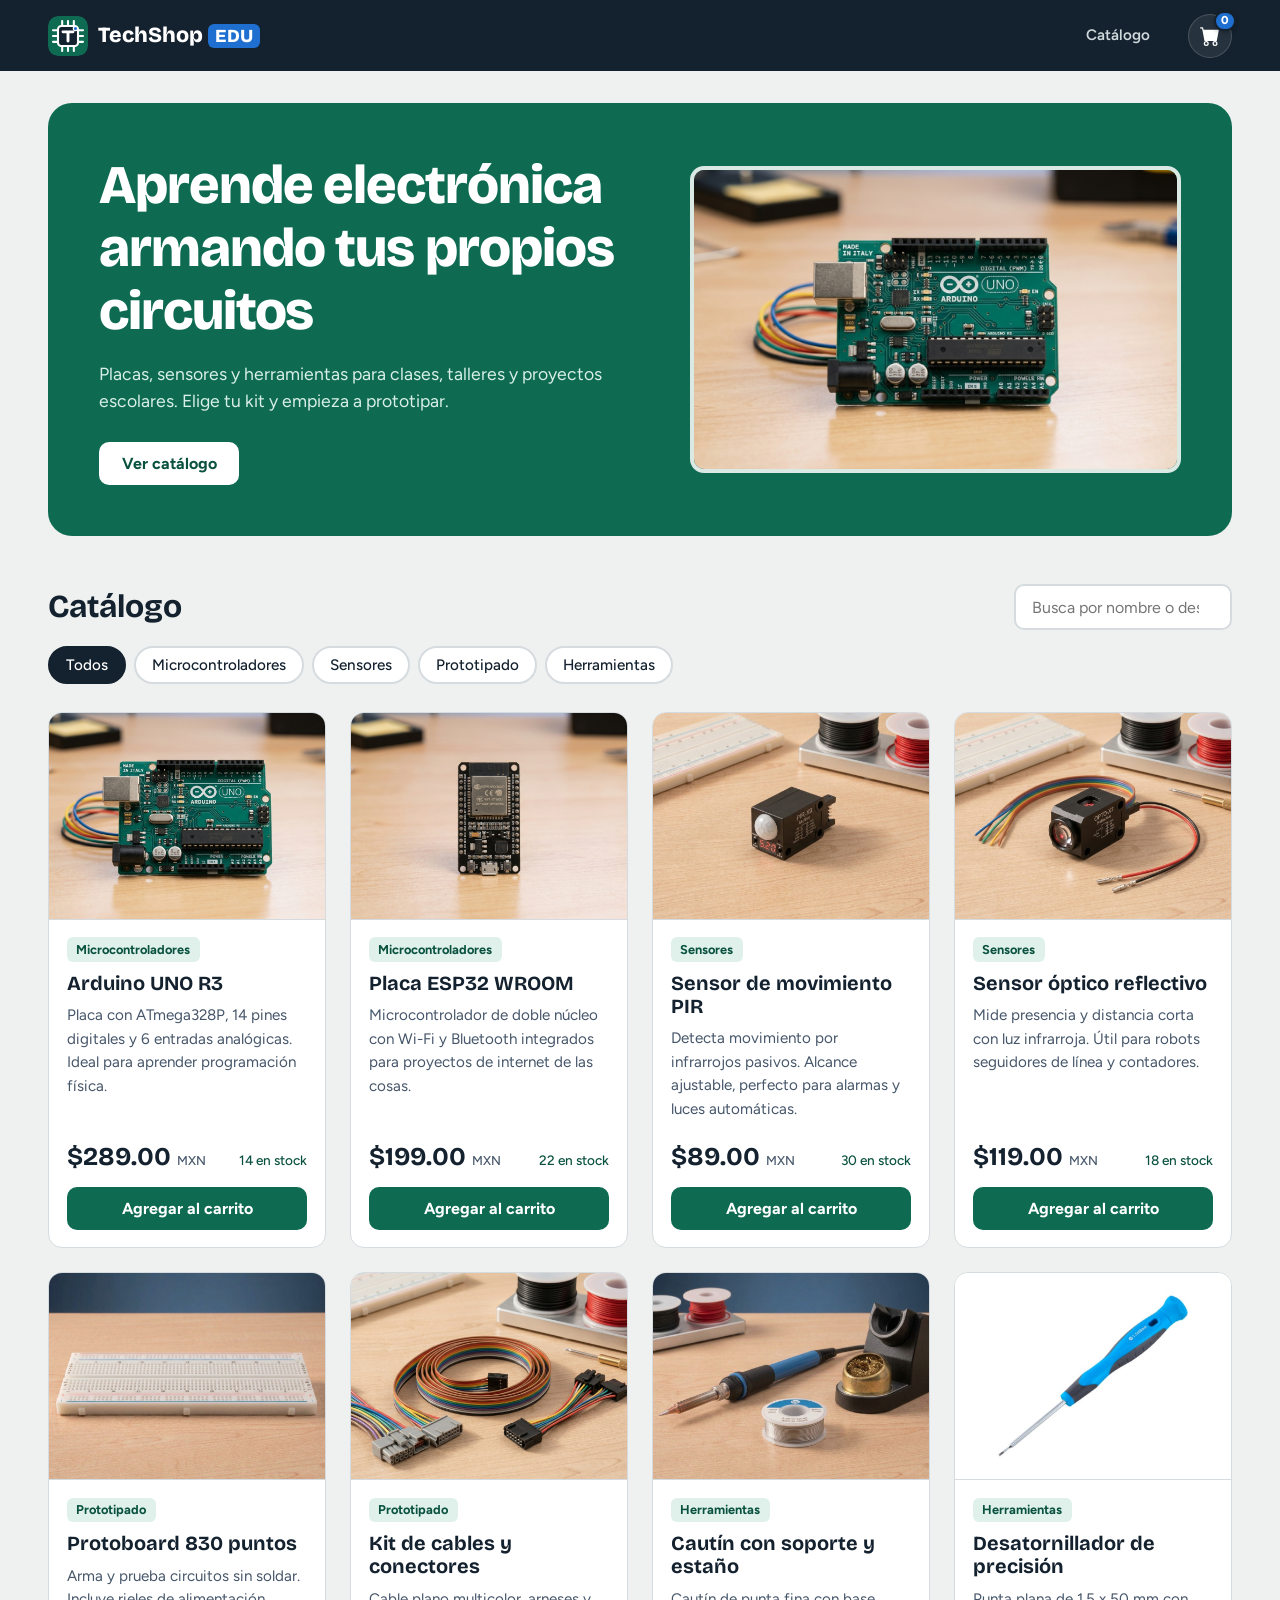
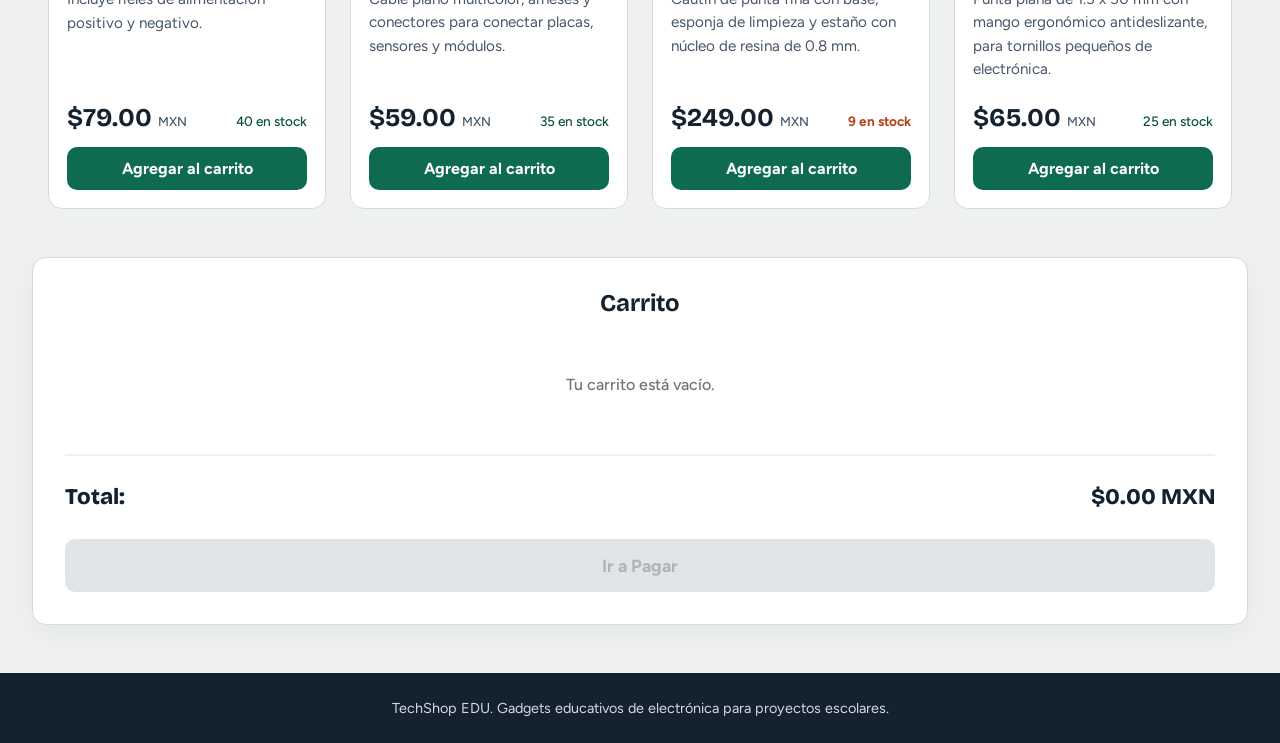
<file: TECHEDU/index.html>
<!DOCTYPE html>
<html lang="es">

<head>
  <meta charset="UTF-8">
  <meta name="viewport" content="width=device-width, initial-scale=1">
  <title>TechShop EDU | Gadgets educativos de electrónica</title>
  <link rel="icon" type="image/svg+xml" href="images/logo.svg">
  <link rel="preconnect" href="https://fonts.googleapis.com">
  <link rel="preconnect" href="https://fonts.gstatic.com" crossorigin>
  <link
    href="https://fonts.googleapis.com/css2?family=Bricolage+Grotesque:wght@600;800&family=Figtree:wght@400;500;700&display=swap"
    rel="stylesheet">
  <link rel="stylesheet" href="css/styles.css">
</head>

<body>

  <!-- ===== BARRA SUPERIOR ===== -->
  <header class="barra">
    <a class="logo" href="index.html" aria-label="TechShop EDU, ir al inicio">
      <img src="images/logo.svg" alt="" width="40" height="40">
      <span class="logo__texto">TechShop <span class="logo__edu">EDU</span></span>
    </a>
    <nav class="barra__nav" aria-label="Principal">
      <a href="#catalogo">Catálogo</a>
    </nav>
    <a class="btn-carrito" href="#carrito" id="btn-carrito" aria-label="Ver carrito">
      <svg xmlns="http://www.w3.org/2000/svg" width="20" height="20" fill="currentColor" class="bi bi-cart-fill" viewBox="0 0 16 16">
        <path d="M0 1.5A.5.5 0 0 1 .5 1H2a.5.5 0 0 1 .485.379L2.89 3H14.5a.5.5 0 0 1 .491.592l-1.5 8A.5.5 0 0 1 13 12H4a.5.5 0 0 1-.491-.408L2.01 3.607 1.61 2H.5a.5.5 0 0 1-.5-.5M5 12a2 2 0 1 0 0 4 2 2 0 0 0 0-4m7 0a2 2 0 1 0 0 4 2 2 0 0 0 0-4m-7 1a1 1 0 1 1 0 2 1 1 0 0 1 0-2m7 0a1 1 0 1 1 0 2 1 1 0 0 1 0-2"/>
      </svg>
      <!-- El JS del carrito actualiza este número -->
      <span class="badge" id="cart-badge">0</span>
    </a>
  </header>

  <main>
    <!-- ===== PORTADA ===== -->
    <section class="portada">
      <div class="portada__texto">
        <h1>Aprende electrónica armando tus propios circuitos</h1>
        <p>Placas, sensores y herramientas para clases, talleres y proyectos escolares. Elige tu kit y empieza a
          prototipar.</p>
        <a class="btn btn--primario" href="#catalogo">Ver catálogo</a>
      </div>
      <figure class="portada__imagen">
        <img src="images/arduino-uno.jpg" alt="Placa Arduino UNO sobre una mesa de trabajo">
      </figure>
    </section>

    <!-- ===== BUSCADOR Y FILTROS ===== -->
    <section class="catalogo" id="catalogo">
      <div class="catalogo__cabecera">
        <h2>Catálogo</h2>
        <label class="buscador">
          <span class="sr-only">Buscar productos</span>
          <input type="search" id="buscador" placeholder="Busca por nombre o descripción" autocomplete="off">
        </label>
      </div>

      <div class="filtros" role="group" aria-label="Filtrar por categoría">
        <button class="filtro is-activo" data-categoria="todos" aria-pressed="true">Todos</button>
        <button class="filtro" data-categoria="microcontroladores" aria-pressed="false">Microcontroladores</button>
        <button class="filtro" data-categoria="sensores" aria-pressed="false">Sensores</button>
        <button class="filtro" data-categoria="prototipado" aria-pressed="false">Prototipado</button>
        <button class="filtro" data-categoria="herramientas" aria-pressed="false">Herramientas</button>
      </div>

      <!-- Sin resultados: el JS quita el atributo hidden cuando el filtro no encuentra nada -->
      <p class="vacio" id="sin-resultados" hidden>No encontramos productos con esa búsqueda. Prueba con otra palabra o
        elige "Todos".</p>

      <!-- ===== LISTA DE PRODUCTOS =====
           Se renderiza dinámicamente desde js/app.js -->
      <div class="grid" id="lista-productos"></div>
    </section>


    <!-- SECCION DEL CARRITO  -->
    <section class="carrito-seccion" id="carrito" aria-label="Carrito de compras">
      <h2>Carrito</h2>

      <div id="carrito-contenido" class="carrito__contenido">
        <p class="vacio" id="carrito-vacio">Tu carrito esta vacio.</p>
      </div>

      <div class="carrito__totales">
        <div class="d-flex justify-content-between">
          <span>Total:</span>
          <span id="carrito-total">$0.00</span>
        </div>
      </div>

     
      <a href="checkout.html" class="btn btn--checkout" id="btn-checkout">Ir a Pagar</a>
    </section>
    <!-- FIN: SECCIÓN DEL CARRITO -->
  </main>

  <footer class="pie">
    <p>TechShop EDU. Gadgets educativos de electrónica para proyectos escolares.</p>
  </footer>

  <!-- Buscador y filtros del catálogo. Mi compañero puede agregar aquí el script del carrito. -->
  <script src="js/app.js"></script>
  <script src="js/cart.js"></script>
</body>

</html>
</file>
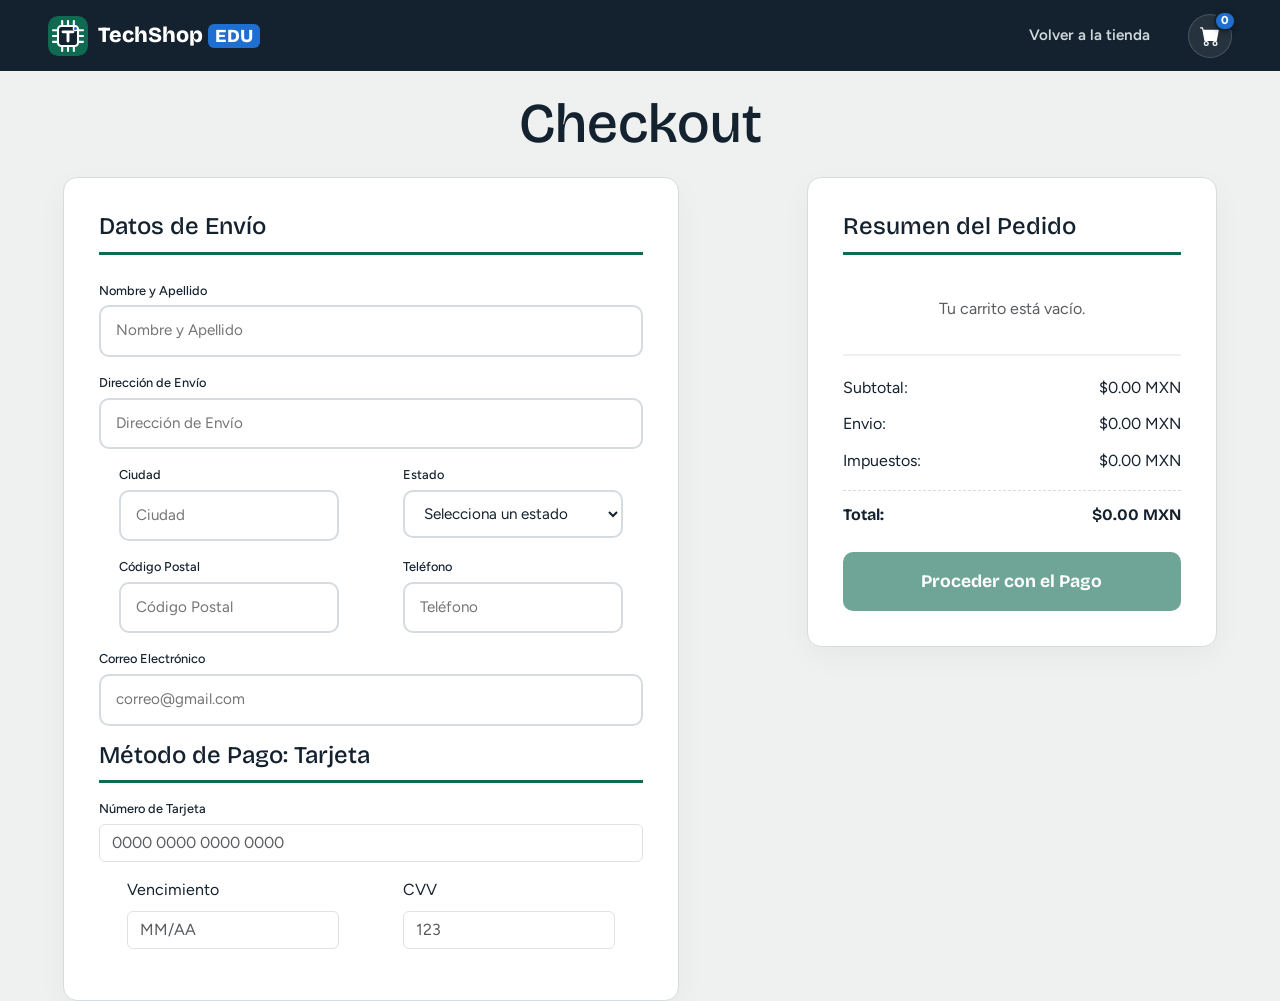
<file: TECHEDU/checkout.html>
<!DOCTYPE html>
<html lang="es">

<head>
    <meta charset="UTF-8">
    <meta name="viewport" content="width=device-width, initial-scale=1.0">
    <title>TechShop EDU - Checkout</title>
    <link rel="icon" type="image/svg+xml" href="images/logo.svg">
    <link rel="preconnect" href="https://fonts.googleapis.com">
    <link rel="preconnect" href="https://fonts.gstatic.com" crossorigin>
    <link
        href="https://fonts.googleapis.com/css2?family=Bricolage+Grotesque:wght@600;800&family=Figtree:wght@400;500;700&display=swap"
        rel="stylesheet">
    <link href="https://cdn.jsdelivr.net/npm/bootstrap@5.3.3/dist/css/bootstrap.min.css" rel="stylesheet" integrity="sha384-QWTKZyjpPEjISv5WaRU9OFeRpok6YctnYmDr5pNlyT2bRjXh0JMhjY6hW+ALEwIH" crossorigin="anonymous">
    <link rel="stylesheet" href="css/styles.css">
</head>

<body>
    <!-- Encabezado -->
    <header class="barra">
        <a class="logo" href="index.html" aria-label="TechShop EDU, ir al inicio">
            <img src="images/logo.svg" alt="Logo TechShop" width="40" height="40">
            <span class="logo__texto">TechShop <span class="logo__edu">EDU</span></span>
        </a>
        <nav class="barra__nav" aria-label="Navegación secundaria">
            <a href="index.html">Volver a la tienda</a>
        </nav>
        <a class="btn-carrito" href="index.html#carrito" id="btn-carrito" aria-label="Ver carrito">
            <svg xmlns="http://www.w3.org/2000/svg" width="20" height="20" fill="currentColor" class="bi bi-cart-fill" viewBox="0 0 16 16">
                <path d="M0 1.5A.5.5 0 0 1 .5 1H2a.5.5 0 0 1 .485.379L2.89 3H14.5a.5.5 0 0 1 .491.592l-1.5 8A.5.5 0 0 1 13 12H4a.5.5 0 0 1-.491-.408L2.01 3.607 1.61 2H.5a.5.5 0 0 1-.5-.5M5 12a2 2 0 1 0 0 4 2 2 0 0 0 0-4m7 0a2 2 0 1 0 0 4 2 2 0 0 0 0-4m-7 1a1 1 0 1 1 0 2 1 1 0 0 1 0-2m7 0a1 1 0 1 1 0 2 1 1 0 0 1 0-2"/>
            </svg>
            <span class="badge" id="cart-badge">0</span>
        </a>
    </header>

    <!-- Pagina principal -->
    <div class="container-fluid d-flex justify-content-center">
        <div class="contenido-principal row justify-content-center align-items-start m-0">
            <main class="">

                <h2 class="titulo text-center">Checkout</h2>

                <!-- Fila principal que contiene las dos columnas (Formulario e Izquierda / Resumen a la Derecha) -->
                <div class="columnas row justify-content-between">

                    <!-- Columna Izquierda: Formulario de Envío y Pago -->
                    <div class="columna-envio col-12 col-md-7">
                        <div class="formulario">
                            <h3 class="">Datos de Envío</h3>
                            <form id="checkout-form">
                                <div class="campo-envio">
                                    <label for="nombre">Nombre y Apellido</label>
                                    <input type="text" id="nombre" class="input-envio" placeholder="Nombre y Apellido"
                                        required>
                                </div>

                                <div class="campo-envio">
                                    <label for="direccion">Dirección de Envío</label>
                                    <input type="text" id="direccion" class="input-envio"
                                        placeholder="Dirección de Envío" required>
                                </div>

                                <!-- Fila 1: Ciudad y Estado -->
                                <div class="row">
                                    <div class="col-12 col-sm-6 campo-envio">
                                        <label for="ciudad">Ciudad</label>
                                        <input type="text" id="ciudad" class="input-envio w-100" placeholder="Ciudad"
                                            required>
                                    </div>
                                    <div class="col-12 col-sm-6 campo-envio">
                                        <label for="estado">Estado</label>
                                        <select id="estado" class="input-envio w-100" required>
                                            <option value="" disabled selected>Selecciona un estado</option>
                                            <option value="Aguascalientes">Aguascalientes</option>
                                            <option value="Baja California">Baja California</option>
                                            <option value="Baja California Sur">Baja California Sur</option>
                                            <option value="Campeche">Campeche</option>
                                            <option value="Chiapas">Chiapas</option>
                                            <option value="Chihuahua">Chihuahua</option>
                                            <option value="Ciudad de México">Ciudad de México</option>

                                            <option value="Coahuila">Coahuila</option>
                                            <option value="Colima">Colima</option>
                                            <option value="Durango">Durango</option>
                                            <option value="Estado de México">Estado de México</option>
                                            <option value="Guanajuato">Guanajuato</option>
                                            <option value="Guerrero">Guerrero</option>
                                            <option value="Hidalgo">Hidalgo</option>
                                            <option value="Jalisco">Jalisco</option>
                                            <option value="Michoacán">Michoacán</option>
                                            <option value="Morelos">Morelos</option>
                                            <option value="Nayarit">Nayarit</option>
                                            <option value="Nuevo León">Nuevo León</option>
                                            <option value="Oaxaca">Oaxaca</option>
                                            <option value="Puebla">Puebla</option>
                                            <option value="Querétaro">Querétaro</option>
                                            <option value="Quintana Roo">Quintana Roo</option>
                                            <option value="San Luis Potosí">San Luis Potosí</option>
                                            <option value="Sinaloa">Sinaloa</option>
                                            <option value="Sonora">Sonora</option>
                                            <option value="Tabasco">Tabasco</option>
                                            <option value="Tamaulipas">Tamaulipas</option>
                                            <option value="Tlaxcala">Tlaxcala</option>
                                            <option value="Veracruz">Veracruz</option>
                                            <option value="Yucatán">Yucatán</option>
                                            <option value="Zacatecas">Zacatecas</option>
                                        </select>
                                    </div>
                                </div>

                                <!-- Fila 2: Código Postal y Teléfono -->
                                <div class="row">
                                    <div class="col-12 col-sm-6 campo-envio">
                                        <label for="cp">Código Postal</label>
                                        <input type="text" id="cp" class="input-envio w-100" placeholder="Código Postal"
                                            required>
                                    </div>
                                    <div class="col-12 col-sm-6 campo-envio">
                                        <label for="telefono">Teléfono</label>
                                        <input type="tel" id="telefono" class="input-envio w-100" placeholder="Teléfono"
                                            required>
                                    </div>
                                </div>

                                <div class="campo-envio">
                                    <label for="correo">Correo Electrónico</label>
                                    <input type="email" id="correo" class="input-envio" placeholder="correo@gmail.com"
                                        required>
                                </div>

                                <h3 class="mb-3">Método de Pago: Tarjeta</h3>

                                <!-- Campos de Tarjeta -->
                                <div id="seccion-tarjeta">
                                    <div class="campo-envio mb-3">
                                        <label for="tarjeta" class="form-label">Número de Tarjeta</label>
                                        <input type="text" id="tarjeta" class="form-control"
                                            placeholder="0000 0000 0000 0000" maxlength="19" minlength="19"
                                            title="Ingresa los 16 dígitos de la tarjeta" required>
                                    </div>
                                    <div class="row g-2 mb-3">
                                        <div class="col-6">
                                            <label for="expiracion" class="form-label">Vencimiento</label>
                                            <input type="text" id="expiracion" class="form-control" placeholder="MM/AA"
                                                maxlength="5" pattern="(0[1-9]|1[0-2])\/[0-9]{2}"
                                                title="Formato de expiración MM/AA válido" required>
                                        </div>
                                        <div class="col-6">
                                            <label for="cvv" class="form-label">CVV</label>
                                            <input type="password" id="cvv" class="form-control" placeholder="123"
                                                maxlength="4" pattern="\d{3,4}" title="CVV de 3 o 4 dígitos" required>
                                        </div>
                                    </div>
                                </div>
                            </form>
                        </div>
                    </div>

                    <!-- Columna Derecha: Resumen del Pedido -->
                    <div class="columna-resumen col-12 col-md-5">
                        <aside class="formulario">
                            <h3>Resumen del Pedido</h3>

                            <div id="checkout-items-list" class="lista-productos">
                                <!--aca se cargan los productos del carrito desde el Java emi-->
                            </div>

                            <div class="totales">
                                <div class="d-flex justify-content-between">
                                    <span>Subtotal:</span>
                                    <span id="subtotal">$0.00</span>
                                </div>
                                <div class="d-flex justify-content-between">
                                    <span>Envio:</span>
                                    <span id="envio">$0.00</span>
                                </div>
                                <div class="d-flex justify-content-between">
                                    <span>Impuestos:</span>
                                    <span id="impuestos">$0.00</span>
                                </div>
                                <div class="d-flex justify-content-between total-final">
                                    <strong>Total:</strong>
                                    <strong id="checkout-total">$0.00 MXN</strong>
                                </div>
                            </div>

                            <button type="submit" id="btn-pagar" form="checkout-form">Proceder con el Pago</button>
                        </aside>
                    </div>

                </div>

            </main>
        </div>
    </div>

    <!-- Confirmación de Compra -->
    <div class="modal fade" id="modalConfirmacion" tabindex="-1" aria-labelledby="modalConfirmacionLabel"
        aria-hidden="true" data-bs-backdrop="static">
        <div class="modal-dialog modal-dialog-centered">
            <div class="modal-content text-center p-4">
                <div class="modal-body">
                    <div class="mb-3 text-success">
                        <svg xmlns="http://www.w3.org/2000/svg" width="72" height="72" fill="currentColor"
                            class="bi bi-check-circle-fill" viewBox="0 0 16 16">
                            <path
                                d="M16 8A8 8 0 1 1 0 8a8 8 0 0 1 16 0zm-3.97-3.03a.75.75 0 0 0-1.08.022L7.477 9.417 5.384 7.323a.75.75 0 0 0-1.06 1.06L6.97 11.03a.75.75 0 0 0 1.079-.02l5-5.25a.75.75 0 0 0-.005-1.058z" />
                        </svg>
                    </div>
                    <h3 class="modal-title fw-bold mb-2" id="modalConfirmacionLabel">¡Compra Confirmada!</h3>
                    <p class="text-muted mb-1">Tu número de orden es:</p>
                    <h4 class="fw-bold text-primary mb-3" id="numero-orden-modal">ORD-000000</h4>
                    <p class="small text-muted mb-4">¡Gracias por tu compra!</p>
                    <button type="button" class="btn btn-primary px-4 fw-bold" id="btn-volver-inicio">Volver a la
                        Tienda</button>
                </div>
            </div>
        </div>
    </div>

    <script src="https://cdn.jsdelivr.net/npm/bootstrap@5.3.3/dist/js/bootstrap.bundle.min.js" integrity="sha384-YvpcrYf0tY3lHB60NNkmXc5s9fDVZLESaAA55NDzOxhy9GkcIdslK1eN7N6jIeHz" crossorigin="anonymous"></script>
    <script src="js/checkout.js"></script>
</body>

</html>
</file>
<file: TECHEDU/css/styles.css>
/* ==========================================================
   PANTALLA PRINCIPAL (catálogo) — TechShop EDU
   ========================================================== */

:root {
  --tinta: #14212e;
  --placa: #0e6b52;
  --placa-oscura: #0a523f;
  --estano: #d5dbdf;
  --banco: #eef1ef;
  --blanco: #ffffff;
  --azul: #1f6fd1;
  --alerta: #b5471f;
  --radio: 14px;
  --fuente-titulo: "Bricolage Grotesque", "Segoe UI", system-ui, sans-serif;
  --fuente-texto: "Figtree", "Segoe UI", system-ui, sans-serif;
}

*,
*::before,
*::after {
  box-sizing: border-box;
}

html {
  scroll-behavior: smooth;
  scroll-padding-top: 5rem;
}

body {
  margin: 0;
  font-family: var(--fuente-texto);
  font-size: 1rem;
  line-height: 1.55;
  color: var(--tinta);
  background: var(--banco);
}

img {
  display: block;
  max-width: 100%;
}

h1,
h2,
h3 {
  font-family: var(--fuente-titulo);
  line-height: 1.15;
  margin: 0;
}

a {
  color: inherit;
}

:focus-visible {
  outline: 3px solid var(--azul);
  outline-offset: 3px;
}

.sr-only {
  position: absolute;
  width: 1px;
  height: 1px;
  padding: 0;
  margin: -1px;
  overflow: hidden;
  clip: rect(0, 0, 0, 0);
  white-space: nowrap;
  border: 0;
}

/* ---------- Clases de utilidad universales ---------- */
.d-flex {
  display: flex !important;
}

.justify-content-between {
  justify-content: space-between !important;
}

.justify-content-center {
  justify-content: center !important;
}

.align-items-center {
  align-items: center !important;
}

.align-items-start {
  align-items: flex-start !important;
}

.text-center {
  text-align: center !important;
}

.w-100 {
  width: 100% !important;
}

.m-0 {
  margin: 0 !important;
}

.mb-0 {
  margin-bottom: 0 !important;
}

.mb-2 {
  margin-bottom: 0.5rem !important;
}

.mb-3 {
  margin-bottom: 1rem !important;
}

.gap-2 {
  gap: 0.5rem !important;
}

/* ---------- Barra superior ---------- */
.barra {
  position: sticky;
  top: 0;
  z-index: 10;
  display: flex;
  align-items: center;
  gap: 1.5rem;
  padding: 0.85rem clamp(1rem, 4vw, 3rem);
  background: var(--tinta);
  color: var(--blanco);
}

.logo {
  display: inline-flex;
  align-items: center;
  gap: 0.6rem;
  font-family: var(--fuente-titulo);
  font-weight: 800;
  font-size: 1.35rem;
  text-decoration: none;
  margin-right: auto;
}

.logo img {
  border-radius: 10px;
}

.logo__edu {
  padding: 0.05rem 0.45rem;
  font-size: 0.85em;
  color: var(--blanco);
  background: var(--azul);
  border-radius: 6px;
}

.barra__nav {
  display: flex;
  gap: 1.25rem;
}

.barra__nav a {
  text-decoration: none;
  color: #cfd8dc;
  font-weight: 600;
  font-size: 0.95rem;
  padding: 0.45rem 0.85rem;
  border-radius: 8px;
  transition: color 0.15s ease, background-color 0.15s ease;
}

.barra__nav a:hover {
  color: var(--blanco);
  background-color: rgba(255, 255, 255, 0.08);
}

.btn-carrito {
  position: relative;
  display: inline-flex;
  align-items: center;
  justify-content: center;
  width: 44px;
  height: 44px;
  background: rgba(255, 255, 255, 0.08);
  border: 1px solid rgba(255, 255, 255, 0.16);
  border-radius: 50%;
  color: var(--blanco);
  text-decoration: none;
  transition: background-color 0.2s ease, border-color 0.2s ease, transform 0.15s ease, box-shadow 0.2s ease;
  flex-shrink: 0;
}

.btn-carrito svg {
  display: block;
  transition: transform 0.2s ease;
}

.btn-carrito:hover {
  background: rgba(255, 255, 255, 0.16);
  border-color: rgba(255, 255, 255, 0.35);
  color: var(--blanco);
  transform: translateY(-1px);
  box-shadow: 0 4px 12px rgba(0, 0, 0, 0.2);
}

.btn-carrito:active {
  transform: translateY(0) scale(0.96);
}

.badge {
  position: absolute;
  top: -4px;
  right: -5px;
  min-width: 20px;
  height: 20px;
  padding: 0 5px;
  display: inline-flex;
  align-items: center;
  justify-content: center;
  font-size: 0.72rem;
  font-weight: 800;
  line-height: 1;
  color: var(--blanco);
  background: var(--azul);
  border: 2px solid var(--tinta);
  border-radius: 999px;
  box-shadow: 0 2px 5px rgba(0, 0, 0, 0.25);
  pointer-events: none;
}

/* ---------- Portada ---------- */
.portada {
  display: grid;
  grid-template-columns: 1.1fr 1fr;
  align-items: center;
  gap: clamp(1.5rem, 4vw, 3.5rem);
  margin: clamp(1rem, 3vw, 2rem) clamp(1rem, 4vw, 3rem);
  padding: clamp(1.5rem, 4vw, 3.5rem);
  color: var(--blanco);
  background: var(--placa);
  border-radius: 24px;
}

.portada h1 {
  font-size: clamp(2rem, 4.5vw, 3.4rem);
  font-weight: 800;
  letter-spacing: -0.02em;
}

.portada p {
  max-width: 46ch;
  margin: 1.1rem 0 1.75rem;
  font-size: 1.1rem;
  color: #d9efe7;
}

.portada__imagen {
  margin: 0;
}

.portada__imagen img {
  width: 100%;
  aspect-ratio: 16 / 10;
  object-fit: cover;
  border-radius: var(--radio);
  border: 4px solid rgba(255, 255, 255, 0.85);
}

/* ---------- Botones ---------- */
.btn {
  display: inline-block;
  padding: 0.75rem 1.4rem;
  font: 700 1rem var(--fuente-texto);
  text-align: center;
  text-decoration: none;
  border: 0;
  border-radius: 10px;
  cursor: pointer;
  transition: background-color 0.15s, transform 0.1s;
}

.btn:active {
  transform: translateY(1px);
}

.btn--primario {
  background: var(--blanco);
  color: var(--placa-oscura);
}

.btn--primario:hover {
  background: var(--estano);
}

.btn--agregar {
  width: 100%;
  background: var(--placa);
  color: var(--blanco);
  transition: background-color 0.25s ease, transform 0.2s ease, box-shadow 0.25s ease;
}

.btn--agregar:hover {
  background: var(--placa-oscura);
}

/* ---------- Animaciones al agregar al carrito ---------- */
/* Feedback visual al agregar al carrito */
.btn--agregar.is-agregado,
.btn--agregar.btn-success {
  background-color: #10b981 !important;
  color: #ffffff !important;
  transform: scale(0.98);
  box-shadow: 0 4px 14px rgba(16, 185, 129, 0.4);
  pointer-events: none;
}

/* Animación de brinco/pop en el contador del carrito */
.badge.badge--bump {
  animation: badgeBump 0.4s cubic-bezier(0.175, 0.885, 0.32, 1.275);
}

@keyframes badgeBump {
  0% {
    transform: scale(1);
  }
  50% {
    transform: scale(1.35);
  }
  100% {
    transform: scale(1);
  }
}

/* ---------- Catálogo ---------- */
.catalogo {
  padding: 1rem clamp(1rem, 4vw, 3rem) 3rem;
}

.catalogo__cabecera {
  display: flex;
  flex-wrap: wrap;
  align-items: center;
  justify-content: space-between;
  gap: 1rem;
  margin-bottom: 1rem;
}

.catalogo h2 {
  font-size: 2rem;
}

.buscador input {
  width: min(100%, 22rem);
  padding: 0.7rem 1rem;
  font: 1rem var(--fuente-texto);
  color: var(--tinta);
  background: var(--blanco);
  border: 2px solid var(--estano);
  border-radius: 10px;
}

.buscador input:focus {
  border-color: var(--azul);
  outline: none;
}

.filtros {
  display: flex;
  flex-wrap: wrap;
  gap: 0.5rem;
  margin-bottom: 1.75rem;
}

.filtro {
  padding: 0.5rem 1rem;
  font: 500 0.95rem var(--fuente-texto);
  color: var(--tinta);
  background: var(--blanco);
  border: 2px solid var(--estano);
  border-radius: 999px;
  cursor: pointer;
}

.filtro:hover {
  border-color: var(--placa);
}

.filtro.is-activo {
  color: var(--blanco);
  background: var(--tinta);
  border-color: var(--tinta);
}

.vacio {
  padding: 1.25rem;
  margin: 0 0 1.5rem;
  background: var(--blanco);
  border-left: 5px solid var(--alerta);
  border-radius: 8px;
}

/* ---------- Tarjetas de producto ---------- */
.grid {
  display: grid;
  grid-template-columns: repeat(auto-fill, minmax(260px, 1fr));
  gap: 1.5rem;
}

.producto {
  display: flex;
  flex-direction: column;
  overflow: hidden;
  background: var(--blanco);
  border: 1px solid var(--estano);
  border-radius: var(--radio);
}

.producto>img {
  width: 100%;
  aspect-ratio: 4 / 3;
  object-fit: cover;
  border-bottom: 1px solid var(--estano);
}

.producto__img--contener {
  object-fit: contain !important;
  padding: 0.5rem;
  background: var(--blanco);
}

.producto__cuerpo {
  display: flex;
  flex: 1;
  flex-direction: column;
  gap: 0.6rem;
  padding: 1.1rem;
}

.producto h3 {
  font-size: 1.25rem;
}

.producto p {
  flex: 1;
  margin: 0;
  font-size: 0.95rem;
  color: #46566a;
}

.etiqueta {
  align-self: flex-start;
  padding: 0.15rem 0.6rem;
  font-size: 0.8rem;
  font-weight: 700;
  color: var(--placa-oscura);
  background: #dff1ea;
  border-radius: 6px;
}

.producto__pie {
  display: flex;
  align-items: baseline;
  justify-content: space-between;
  gap: 0.5rem;
  margin-top: 0.4rem;
}

.precio {
  font-family: var(--fuente-titulo);
  font-size: 1.6rem;
}

.precio small {
  font: 500 0.8rem var(--fuente-texto);
  color: #46566a;
}

.stock {
  font-size: 0.85rem;
  font-weight: 500;
  color: var(--placa-oscura);
}

.stock--bajo {
  color: var(--alerta);
  font-weight: 700;
}

/* ---------- Pie ---------- */
.pie {
  padding: 1.5rem;
  text-align: center;
  font-size: 0.9rem;
  color: var(--estano);
  background: var(--tinta);
}

.pie p {
  margin: 0;
}


/* ==========================================================
   --- CARRITO ---
   ========================================================== */
.carrito-seccion {
  margin: 0 2rem 3rem;
  padding: 2rem;
  background: var(--blanco);
  border: 1px solid var(--estano);
  border-radius: var(--radio);
  box-shadow: 0 8px 24px rgba(0, 0, 0, 0.04);
}

.carrito-seccion h2 {
  text-align: center;
  margin-bottom: 1.5rem;
  color: var(--tinta);
}

.carrito__contenido {
  margin-bottom: 1.5rem;
}

.carrito-seccion .vacio {
  text-align: center;
  border-left: none;
  background: transparent;
  color: #46566a;
  margin: 0;
  padding: 1rem;
}

.carrito__totales {
  padding-top: 1.5rem;
  margin-bottom: 1.5rem;
  border-top: 2px solid var(--banco);
  font-family: var(--fuente-titulo);
  font-size: 1.4rem;
  font-weight: 800;
  color: var(--tinta);
}

.carrito__totales .d-flex {
  align-items: center;
}

.btn--checkout {
  display: block;
  width: 100%;
  padding: 1rem;
  font-size: 1.1rem;
  border-radius: 10px;
  text-decoration: none;
  text-align: center;
  background-color: var(--placa);
  color: var(--blanco);
  transition: background-color 0.2s ease, opacity 0.2s ease, cursor 0.2s ease;
}

.btn--checkout:hover {
  background-color: var(--placa-oscura);
  color: var(--blanco);
}

#btn-checkout.disabled,
#btn-checkout[aria-disabled="true"] {
  background-color: var(--estano);
  color: #8b959e;
  cursor: not-allowed;
  pointer-events: none;
  opacity: 0.7;
  transform: none !important;
}

/* ==========================================================
   --- CHECKOUT ---
   ========================================================== */

/* Contenido Principal */
.contenido-principal {
  flex: 0 auto;
  width: 100%;
  max-width: 1200px;
  margin: 0 auto;
  float: none;
  padding: 0 1rem;
}

.contenido-principal .titulo {
  font-family: var(--fuente-titulo);
  font-size: 3.5rem;
  color: var(--tinta);
  text-align: center;
  margin: 1.3rem;
}

.columnas {
  display: flex;
  flex-wrap: nowrap;
  justify-content: center;
  gap: 2.5rem;
  align-items: flex-start;
  margin: 0;
}

.columna-envio {
  flex: 0 0 55%;
  max-width: 53%;
  padding: 0;
}

.columna-resumen {
  flex: 0 0 35%;
  max-width: 40%;
  padding: 0;
}

.formulario {
  background-color: var(--blanco);
  border: 1px solid var(--estano);
  border-radius: var(--radio);
  padding: 2.2rem 2.2rem;
  box-shadow: 0 10px 30px rgba(0, 0, 0, 0.04);
  height: 100%;
}

.formulario .row {
  display: flex;
  flex-wrap: wrap;
}

/* Encabezados dentro de los formularios */
.formulario h3,
.resumen-pedido h3 {
  font-family: var(--fuente-titulo);
  font-size: 1.5rem;
  color: var(--tinta);
  margin-top: 0;
  margin-bottom: 1.6rem;
  border-bottom: 3px solid var(--placa);
  padding-bottom: 0.7rem;
}

/* Inputs y campos de envío */
.campo-envio {
  margin-bottom: 1rem;
}

.campo-envio label {
  display: block;
  font-family: var(--fuente-texto);
  font-size: .8rem;
  font-weight: 500;
  color: var(--tinta);
  margin-bottom: 0.3rem;
}

.input-envio {
  width: 100%;
  padding: 0.75rem 0.9rem;
  font-family: var(--fuente-texto);
  font-size: 0.95rem;
  color: var(--tinta);
  background-color: var(--blanco);
  border: 2px solid var(--estano);
  border-radius: 10px;
  outline: none;
  transition: border-color 0.15s ease;
}

.input-envio:focus {
  border-color: var(--placa);
}

/*Filas internas del formulario */
.formulario {
  margin-right: -0.3rem;
  margin-left: -0.3rem;
}

.formulario .row>[class*="col-"] {
  padding-right: 2rem;
  padding-left: 2rem;
}

/* Métodos de pago ordenados */
.metodos-pago {
  display: flex;
  justify-content: space-between;
  align-items: center;
  gap: 0.5rem;
  margin-bottom: 1.7rem;
}

.metodos-pago label {
  font-family: var(--fuente-texto);
  font-size: 1rem;
  font-weight: 500;
  color: var(--tinta);
  cursor: pointer;
  display: flex;
  align-items: center;
  gap: 0.4rem;
}

input.input-metodos {
  accent-color: var(--placa);
  transform: scale(1.1);
}

/* Estilo de los Totales */
.totales {
  border-top: 2px solid var(--banco);
  padding-top: 1.25rem;
  margin-bottom: 1.5rem;
  display: flex;
  flex-direction: column;
  gap: 0.75rem;
}

.totales span,
.totales strong {
  font-family: var(--fuente-texto);
  font-size: 1rem;
  color: var(--tinta);
}

.total-final {
  border-top: 1px dashed var(--estano);
  padding-top: 0.75rem;
  margin-top: 0.25rem;
  font-size: 1.25rem;
}

.total-final strong {
  font-family: var(--fuente-titulo);
}

/* 10. Sección de Descuento */
.descuento {
  display: flex;
  gap: 0.75rem;
  margin-bottom: 1.5rem;
}

.descuento input {
  flex: 1;
  padding: 0.75rem 0.9rem;
  border: 2px solid var(--estano);
  border-radius: 10px;
  outline: none;
  font-family: var(--fuente-texto);
}

#btn-aplicar {
  background-color: var(--estano);
  color: var(--tinta);
  border: none;
  padding: 0 1.25rem;
  border-radius: 10px;
  font-family: var(--fuente-texto);
  font-weight: 700;
  cursor: pointer;
  transition: background-color 0.15s ease;
}

#btn-aplicar:hover {
  background-color: #c5ccd3;
}

/* Botón del Pago */
#btn-pagar {
  display: block;
  width: 100%;
  background-color: var(--placa);
  color: var(--blanco);
  border: none;
  padding: 1rem;
  border-radius: 10px;
  font-family: var(--fuente-titulo);
  font-size: 1.1rem;
  font-weight: 700;
  text-align: center;
  cursor: pointer;
  transition: background-color 0.15s ease;
}

#btn-pagar:hover {
  background-color: var(--placa-oscura);
}

/*Adaptación responsiva para celulares */

@media (max-width: 992px) {
    /* Forzamos que la fila permita que los elementos bajen de línea */
    .columnas {
        display: flex;
        flex-direction: column;
    }

    .columna-envio, 
    .columna-resumen {
        width: 100%;
        max-width: 100%;
        flex: 0 0 100%;
        margin-left: 0;
        margin-right: 0;
        margin-bottom: 2rem;
    }
}

/* ---------- Adaptación a pantallas pequeñas ---------- */
@media (max-width: 760px) {
  .portada {
    grid-template-columns: 1fr;
  }

  .barra__nav {
    display: none;
  }
}

@media (prefers-reduced-motion: reduce) {
  html {
    scroll-behavior: auto;
  }

  .btn {
    transition: none;
  }
}
</file>
